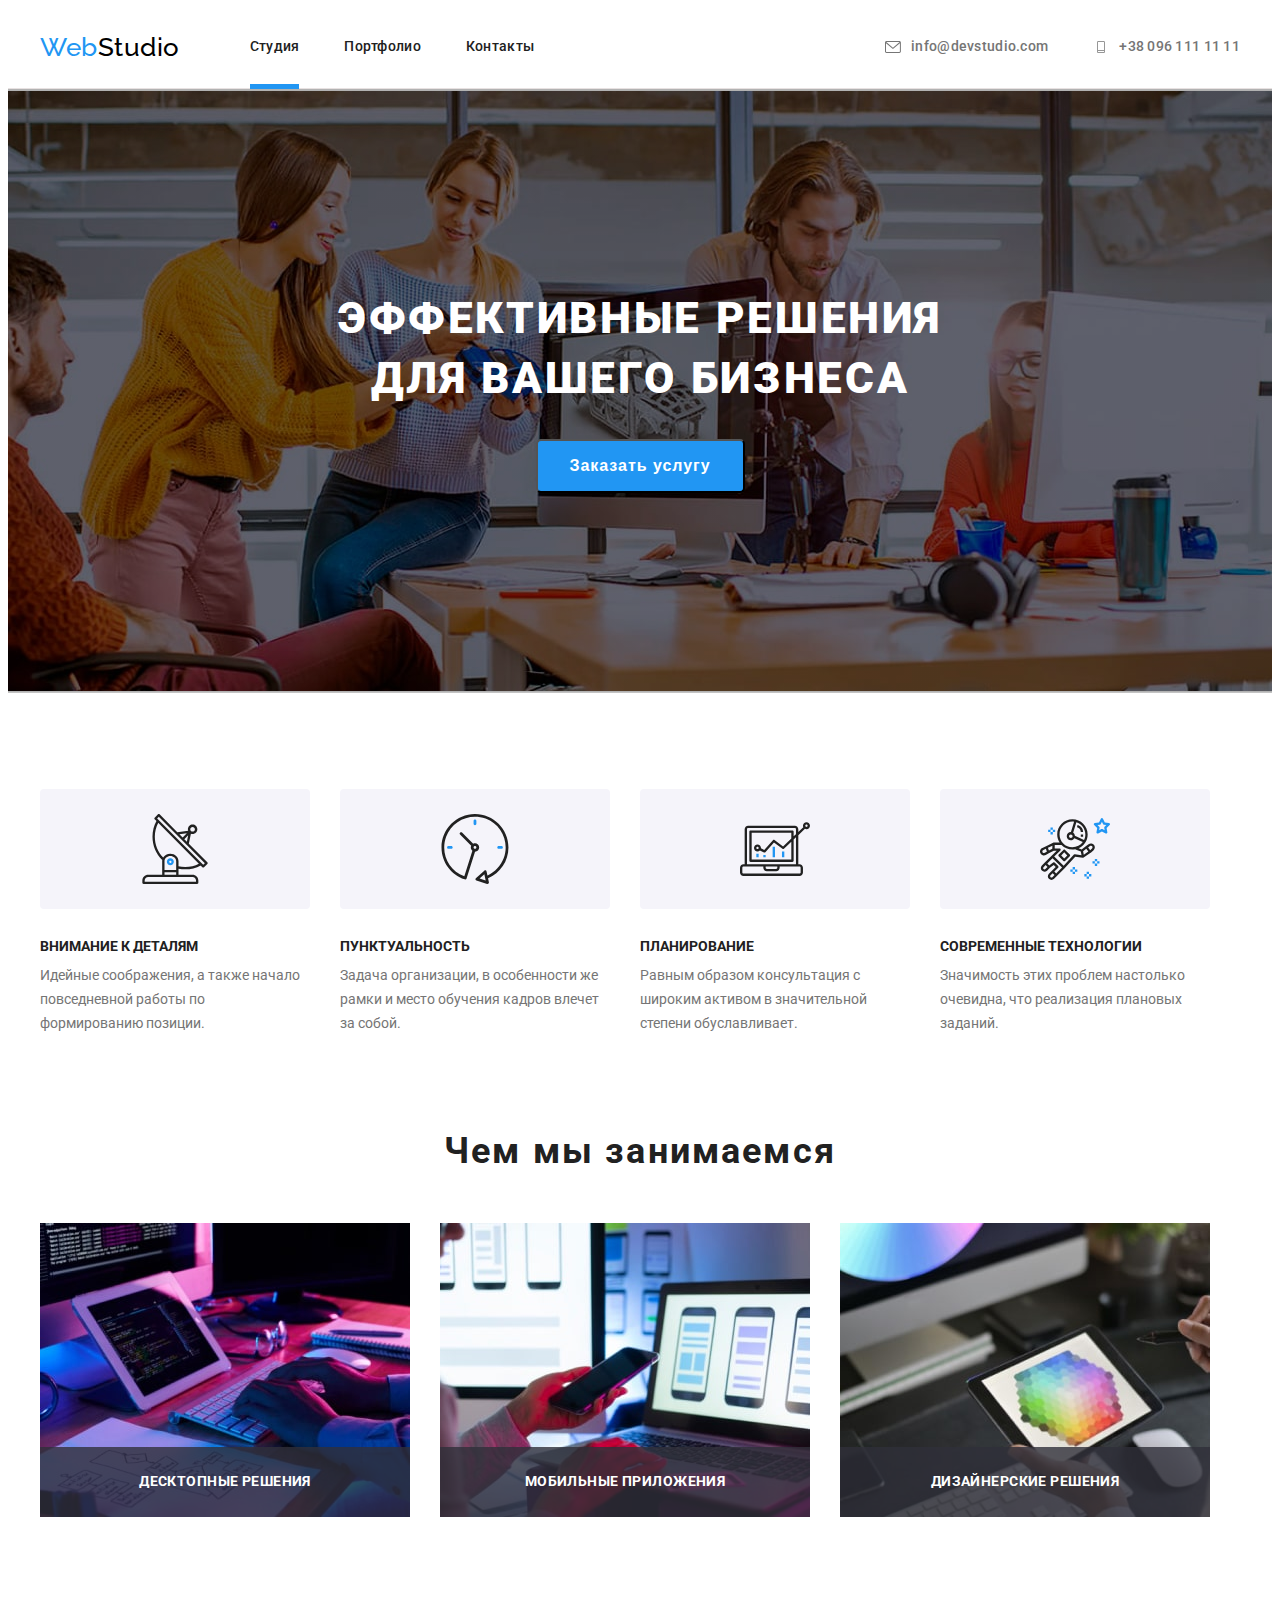
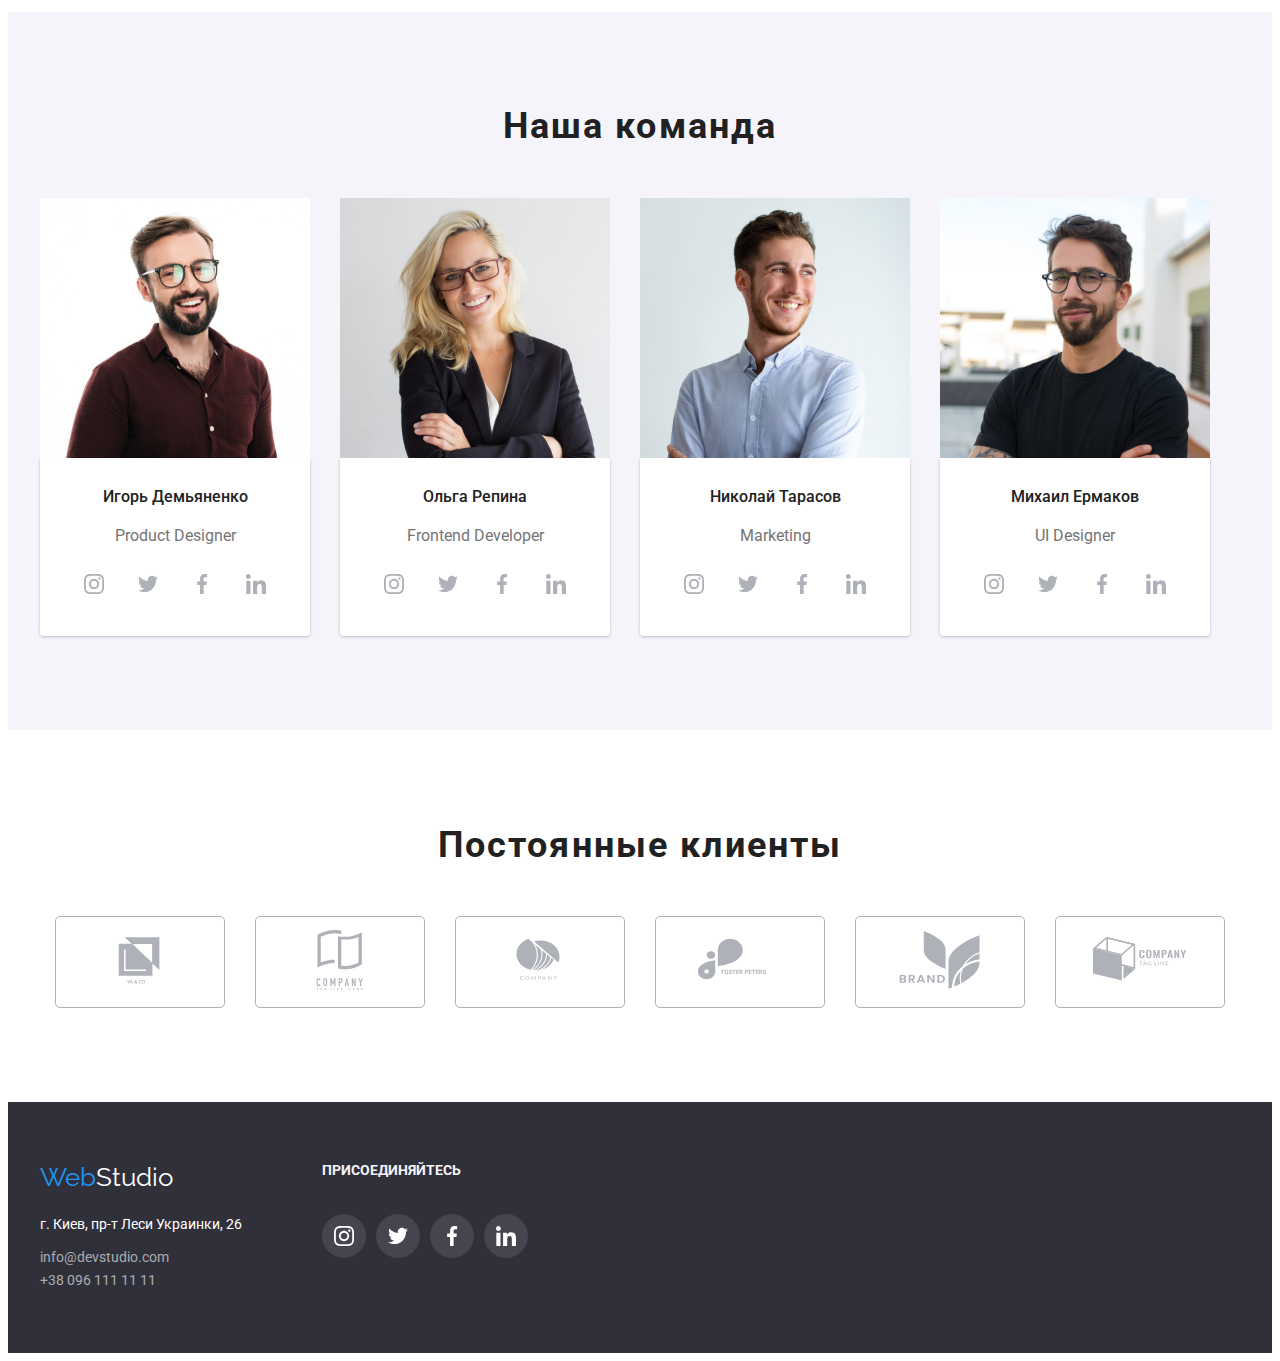
<file: index.html>
<!DOCTYPE html>
<html lang="ru">
<head>
    <meta charset="UTF-8">
    <meta http-equiv="X-UA-Compatible" content="IE=edge">
    <meta name="viewport" content="width=device-width, initial-scale=1.0">
    <title>Document</title>
    <link rel="preconnect" href="https://fonts.googleapis.com">
<link rel="preconnect" href="https://fonts.gstatic.com" crossorigin>
<link href="https://fonts.googleapis.com/css2?family=Raleway:wght@700&family=Roboto:wght@400;500;700;900&display=swap" rel="stylesheet">
<link rel="stylesheet" href="https://cdnjs.cloudflare.com/ajax/libs/modern-normalize/1.1.0/modern-normalize.min.css" integrity="sha512-wpPYUAdjBVSE4KJnH1VR1HeZfpl1ub8YT/NKx4PuQ5NmX2tKuGu6U/JRp5y+Y8XG2tV+wKQpNHVUX03MfMFn9Q==" crossorigin="anonymous" referrerpolicy="no-referrer" />
    <link rel="stylesheet" href="./css/main.css">
</head>
<body>
    <!--Шапка-->
    <header class="header">
       <div class="container headernav">
           <div class="site-navitems">
            <a href="" class="logo site-nav link"> <span class="span-logo">Web</span>Studio</a>
           </div>
          
            <nav class="navigation site-nav">
               <ul class="site-nav list">
                    <li class="site-navitems link underline"> <a href="./index.html" class="current-page linkheader link">Студия</a></li>
                    <li class="site-navitems link underline" >  <a href= "./portfolio.html" class=" linkheader link">Портфолио</a></li>
                    <li class="site-navitems link underline"> <a href="" class=" linkheader  link">Контакты</a></li>
               </ul>
            </nav>    
              <div class="contact site-nav">
                  <ul class="contact-nav list">
                      <li class="site-navitems tel"> 
                       
                          <a  href="mailto:info@devstudio.com" class="linkheader link">
                            <svg class="mail-icon" width="16" height="12"> 
                                <use href="./images/sprite.svg#envelope"></use>
                            </svg>
                              info@devstudio.com</a></li>
                      <li class="site-navitems tel">
                        
                           <a href="tel:+38096111111" class="linkheader link">
                            <svg class="phone-icon" width="16" height="12"> 
                                <use href="./images/sprite.svg#Vectorphone "></use>
                            </svg>
                               +38 096 111 11 11</a></li>
                  </ul>
               </div>
       </div>
      
    </header>
    <main>
        <!-- Секция заговолок-->
           <section class="section">
               <h1 class="main-title">Эффективные решения <br> для вашего бизнеса</h1>
               <button type="button" class="button"data-modal-open> Заказать услугу</button>
               <div class="backdrop is-hidden"data-modal>
                   <div class="modal">
                       <button type="button" class="btn-modal-close"data-modal-close>
                        <div>
                            <svg class="description-icon" width="30" height="30"> 
                                <use href="./images/sprite.svg#close-black"></use>
                            </svg>
                         </div>
                       </button>
                       <p>Lorem ipsum dolor sit amet consectetur, adipisicing elit. Qui aut temporibus
                            accusantium vitae cumque aliquid aspernatur
                            aperiam pariatur deserunt accusamus ad quod in nostrum saepe officiis 
                            exercitationem, magni et alias?</p>

                   </div>
               </div>
           </section>

              <!-- Секция-описание -->
         <section class="servies"> 
             <div class="container">
                <h2 class="visually-hidden"> Услуги бизнеса</h2>
                <ul class="title-second list">
                   <li class="servies-li">
                     <div class="icon-image" width="270" height="120">
                        <svg class="description-icon" width="70" height="70"> 
                            <use href="./images/sprite.svg#antenna"></use>
                        </svg>
                     </div>
                     <h3 class="second-title">Внимание к деталям</h3>
                        <p class="section-description" > Идейные соображения, а также начало повседневной работы по формированию позиции.</p>
                   </li>
                     <li class="servies-li" >
                        <div class="icon-image" width="270" height="120">
                            <svg class="description-icon" width="70" height="70"> 
                                <use href="./images/sprite.svg#clock"></use>
                            </svg>
                         </div>
                     <h3 class="second-title">Пунктуальность</h3> 
                     <p class="section-description" > Задача организации, в особенности же рамки и место обучения кадров влечет за собой. </p>
                      </li>
                    <li class="servies-li" >
                        <div class="icon-image" width="270" height="120">
                            <svg class="description-icon" width="70" height="70"> 
                                <use href="./images/sprite.svg#diagram"></use>
                            </svg>
                         </div>
                    <h3 class="second-title">Планирование</h3>
                    <p class="section-description">Равным образом консультация с широким активом в значительной степени обуславливает.</p>
                 </li>
                <li class="servies-li" >
                    <div class="icon-image" width="270" height="120">
                        <svg class="description-icon" width="70" height="70"> 
                            <use href="./images/sprite.svg#astronaut"> </use>
                        </svg>
                     </div>
                    <h3 class="second-title" >Современные технологии</h3>
                    <p class="section-description" >Значимость этих проблем настолько очевидна, что реализация плановых заданий.</p>
                 </li>
                </ul>
             </div>
                
         </section>
           
          
       <!--Секция описание услуг-->
       <section class="imgsection">
           <div class=" container ">
            <h2 class=" section-title img" >Чем мы занимаемся</h2>
            <ul class=" imgtitle list">
                <li class="itemsimg"> <img src="./images/image1.jpg" alt="печатает на компе" width="370" height="294">
                <div class="overley-text">
                    <p>Десктопные решения</p>
                </div>
            </li>
                <li class="itemsimg" > <img src="./images/image2.jpg" alt="ввод даных" width="370" height="294">
                    <div class="overley-text">
                        <p>Мобильные приложения</p>
                    </div>
            </li>
                <li class="itemsimg" ><img src="./images/image3.jpg" alt="просмотр страниц" width="370" height="294">
                    <div class="overley-text">
                        <p>Дизайнерские решения</p>
                    </div>
            </li>
            </ul>
           </div>  
       </section>
       <!--Команда-->
       <section class="teamsection">
           <div class="container">
            <h2 class="section-title team">Наша команда</h2>
            <ul class=" teamtitle list">
                <li class="itemsimg image" > 
                    <img src="./images/img1.jpg" alt="Игорь" width="270" height="260">
                    <div class="comanda">
                        <h3 class="second-title name">Игорь Демьяненко</h3>
                         <p class="page-name">Product Designer </p>
                         <ul class="icon-contacts">
                            <li class="icon-team"width="206" height="44">
                                <a href="" class="icon-team-link">
                                <svg class="iconteam" width="20" height="20">
                                 <use href="./images/sprite.svg#instagram"></use>
                             </svg></a>
                         </li>
                             <li class="icon-team"width="206" height="44">
                                <a href="" class="icon-team-link">
                                <svg class="iconteam" width="20" height="20">
                                 <use href="./images/sprite.svg#twitter"></use>
                             </svg></a>
                            </li>
 
                            <li class="icon-team"width="206" height="44">
                             <a href="" class="icon-team-link">
                             <svg class="iconteam" width="20" height="20">
                                 <use href="./images/sprite.svg#facebook"></use>
                             </svg></a>
                         </li> 
 
                         <li class="icon-team"width="206" height="44">
                             <a href="" class="icon-team-link">
                             <svg class="iconteam" width="20" height="20">
                                 <use href="./images/sprite.svg#linkedin"></use>
                             </svg></a>
                         </li>
                         </ul>
                        </div>
                    
                      </li>
                       <li class="itemsimg image">
                        <img src="./images/img2.jpg" alt="Ольга" width="270" height="260">
                        <div class="comanda"> 
                        <h3 class="second-title name">Ольга Репина</h3>
                      <p class="page-name" >Frontend Developer</p>
                      <ul class="icon-contacts">
                        <li class="icon-team"width="206" height="44">
                            <a href="" class="icon-team-link">
                            <svg class="iconteam" width="20" height="20">
                             <use href="./images/sprite.svg#instagram"></use>
                         </svg></a>
                     </li>
                   <li class="icon-team"width="206" height="44">
                            <a href="" class="icon-team-link">
                            <svg class="iconteam" width="20" height="20">
                             <use href="./images/sprite.svg#twitter"></use>
                         </svg></a>
                        </li>

                        <li class="icon-team"width="206" height="44">
                         <a href="" class="icon-team-link">
                         <svg class="iconteam" width="20" height="20">
                             <use href="./images/sprite.svg#facebook"></use>
                         </svg></a>
                     </li> 

                     <li class="icon-team"width="206" height="44">
                         <a href="" class="icon-team-link">
                         <svg class="iconteam" width="20" height="20">
                             <use href="./images/sprite.svg#linkedin"></use>
                         </svg></a>
                     </li>
                     </ul>
                     </div>
                     
                </li>
                <li class="itemsimg image">
                    <img src="./images/img3.jpg" alt="Николай" width="270" height="260">
                    <div class="comanda" >
                        <h3 class="second-title name">Николай Тарасов</h3>
                        <p class="page-name" >Marketing</p>
                        <ul class="icon-contacts">
                            <li class="icon-team"width="206" height="44">
                                <a href="" class="icon-team-link">
                                <svg class="iconteam" width="20" height="20">
                                 <use href="./images/sprite.svg#instagram"></use>
                             </svg>
                            </a>
                         </li>
                       <li class="icon-team"width="206" height="44">
                                <a href="" class="icon-team-link">
                                <svg class="iconteam" width="20" height="20">
                                 <use href="./images/sprite.svg#twitter"></use>
                             </svg>
                            </a>
                            </li>
 
                            <li class="icon-team"width="206" height="44">
                             <a href="" class="icon-team-link">
                             <svg class="iconteam" width="20" height="20">
                                 <use href="./images/sprite.svg#facebook"></use>
                             </svg></a>
                         </li> 
 
                         <li class="icon-team"width="206" height="44">
                             <a href="" class="icon-team-link">
                             <svg class="iconteam" width="20" height="20">
                                 <use href="./images/sprite.svg#linkedin"></use>
                             </svg></a>
                         </li>
                         </ul>

                    </div>
                      
                 </li>
                <li class="itemsimg image" >
                    <img src="./images/img4.jpg" alt="Михаил" width="270" height="260">
                    <div class="comanda" >
                        <h3 class="second-title name" >Михаил Ермаков</h3>
                       <p class="page-name">UI Designer</p>

                       <ul class="icon-contacts">
                           <li class="icon-team"width="206" height="44">
                               <a href="" class="icon-team-link">
                               <svg class="iconteam" width="20" height="20">
                                <use href="./images/sprite.svg#instagram"></use>
                               </svg></a>
                            </li>
                           <li class="icon-team" width="206" height="44">
                               <a href="" class="icon-team-link">
                               <svg class="iconteam" width="20" height="20">
                                <use href="./images/sprite.svg#twitter"></use>
                               </svg></a>
                           </li>

                           <li class="icon-team"width="206" height="44">
                                <a href="" class="icon-team-link">
                               <svg class="iconteam" width="20" height="20">
                                <use href="./images/sprite.svg#facebook"></use>
                               </svg></a>
                        </li> 

                        <li class="icon-team"width="206" height="44">
                            <a href="" class="icon-team-link">
                            <svg class="iconteam" width="20" height="20">
                                <use href="./images/sprite.svg#linkedin"></use>
                            </svg></a>
                        </li>
                        </ul>
                   </div>
                    </div>    
                  </li>
            </ul>
        </div>
       </section>
 
       <section class="clients">
           <div class="container">
            <h2 class="section-title team titleclient">Поcтоянные клиенты</h2>
            <ul class="client-section">
                <li class="client-list">
                 <button class="client-icon-button"></a>
                  <svg class="client-icon" width="106" height="60"> 
                  <use href="./images/sprite.svg#Logo-YACO"> </use>
                  </svg>
                </li>
                <li class="client-list" >
                 <button class="client-icon-button">
                  <svg class="client-icon" width="106" height="60"> 
                  <use href="./images/sprite.svg#groupcompanytagline"> </use>
                  </svg>
                </li>
 
                <li class="client-list">
                  <button class="client-icon-button">
                  <svg class="client-icon" width="106" height="60"> 
                  <use href="./images/sprite.svg#Logocomp"> </use>
                  </svg>
                </li>
 
                <li class="client-list" >
                 <button class="client-icon-button">
                  <svg class="client-icon" width="106" height="60"> 
                  <use href="./images/sprite.svg#Logofoster"> </use>
                  </svg>
                </li>
 
                <li class="client-list" >
                 <button class="client-icon-button">
                  <svg class="client-icon" width="106" height="60"> 
                  <use href="./images/sprite.svg#groupbrand"> </use>
                  </svg>
                </li>
 
                <li class="client-list" >
                 <button class="client-icon-button">
                  <svg class="client-icon" width="106" height="60"> 
                  <use href="./images/sprite.svg#Logocompany"> </use>
                  </svg>
                </li>
                
            </ul>
           </div>
       </section>
    </main>

    <!-- Подвал-->
    <footer class=" footer">
        <div class="container">
          <div class="footerlistlogo">
              <div class="logolistfooter">
                <a href=""class="logo"> <span class="span-logo">Web</span>Studio</a>
                <address class=" adress footer-list">
                   <a href="https://goo.gl/maps/pzxFoQpz3jLBa3jg6" target="_blank" rel="noopener norefferrer" class="address">г. Киев, пр-т Леси Украинки, 26</a>
                  </address>
                 <div class="footer-list">
                <ul class="contact-navfooter list" >
                  <li> <a href="mailto:info@devstudio.com"class="tellfooter link">info@devstudio.com</a></li>
                  <li > <a href="tel:+38096111111"class=" tellfooter link">+38 096 111 11 11</a></li>
                   </ul> 
           </div>
              </div>       
              <div class="iconfooter">
                <h2 class="title-footer">Присоединяйтесь</h2>
                <ul class="icon-contacts">
                    <li class="icon-teamfooter"width="206" height="44">
                        <a href="" class="icon-teamfooter-link">
                        <svg class="iconteam" width="20" height="20">
                         <use href="./images/sprite.svg#instagram"></use>
                        </svg></a>
                     </li>
                    <li class="icon-teamfooter" width="206" height="44">
                        <a href="" class="icon-teamfooter-link">
                        <svg class="iconteam" width="20" height="20">
                         <use href="./images/sprite.svg#twitter"></use>
                        </svg></a>
                    </li>
    
                    <li class="icon-teamfooter"width="206" height="44">
                         <a href="" class="icon-teamfooter-link">
                        <svg class="iconteam" width="20" height="20">
                         <use href="./images/sprite.svg#facebook"></use>
                        </svg></a>
                 </li> 
    
                 <li class="icon-teamfooter"width="206" height="44">
                     <a href="" class="icon-teamfooter-link">
                     <svg class="iconteam" width="20" height="20">
                         <use href="./images/sprite.svg#linkedin"></use>
                     </svg></a>
                 </li>
                 </ul>
           </div>
        </div>
       
    </footer>
  <script src="./js/modal.js"></script>
</body>

</html>
</file>
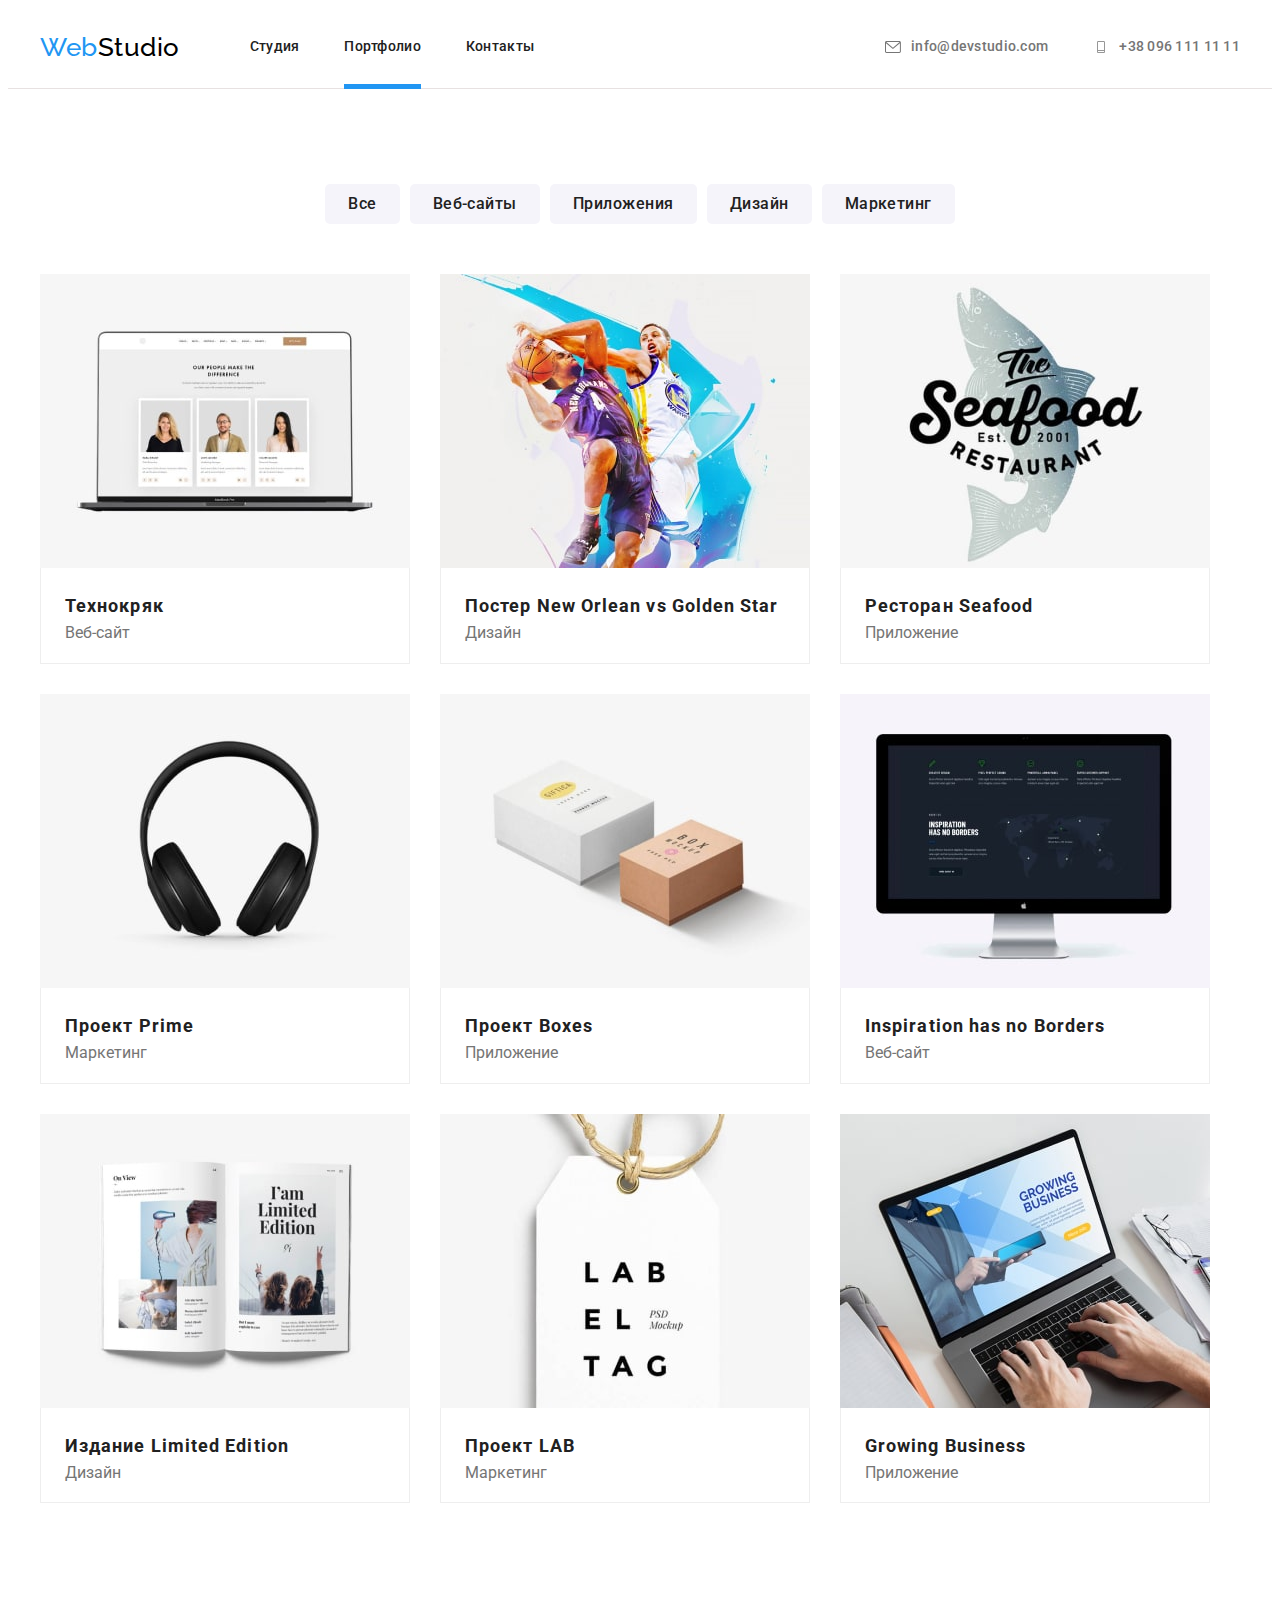
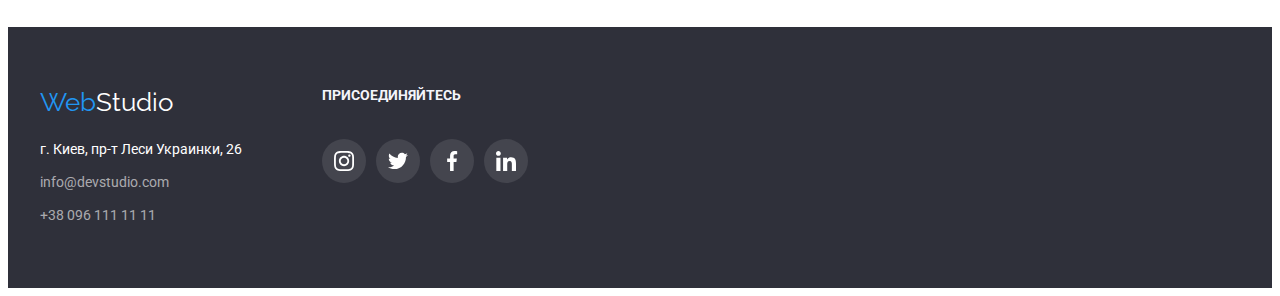
<file: portfolio.html>
<!DOCTYPE html>
<html lang="ru">
<head>
    <meta charset="UTF-8">
    <meta http-equiv="X-UA-Compatible" content="IE=edge">
    <meta name="viewport" content="width=device-width, initial-scale=1.0">
    <title>Document</title>
    <link rel="stylesheet" href="https://cdnjs.cloudflare.com/ajax/libs/modern-normalize/1.1.0/modern-normalize.min.css" integrity="sha512-wpPYUAdjBVSE4KJnH1VR1HeZfpl1ub8YT/NKx4PuQ5NmX2tKuGu6U/JRp5y+Y8XG2tV+wKQpNHVUX03MfMFn9Q==" crossorigin="anonymous" referrerpolicy="no-referrer" />
    <link rel="preconnect" href="https://fonts.googleapis.com">
<link rel="preconnect" href="https://fonts.gstatic.com" crossorigin>
<link href="https://fonts.googleapis.com/css2?family=Raleway:wght@700&family=Roboto:wght@400;500;700;900&display=swap" rel="stylesheet">
    <link rel="stylesheet" href="./css/main.css">
</head>
<body>
    <!--Шапка-->
    <header class="header">
        <div class="container headernav">
            <div class="site-navitems">
             <a href="" class="logo site-nav link"> <span class="span-logo">Web</span>Studio</a>
            </div>
           
             <nav class="navigation site-nav">
                <ul class="site-nav list">
                     <li class="site-navitems link underline"> <a href="./index.html" class="linkheader link">Студия</a></li>
                     <li class="site-navitems link underline" >  <a href= "./portfolio.html" class="current-page linkheader link">Портфолио</a></li>
                     <li class="site-navitems link underline"> <a href="" class="linkheader  link">Контакты</a></li>
                </ul>
             </nav>    
               <div class="contact site-nav">
                   <ul class="contact-nav list">
                       <li class="site-navitems tel"> 
                        
                           <a  href="mailto:info@devstudio.com" class="linkheader link">
                             <svg class="mail-icon" width="16" height="12"> 
                                 <use href="./images/sprite.svg#envelope"></use>
                             </svg>
                               info@devstudio.com</a></li>
                       <li class="site-navitems tel">
                         
                            <a href="tel:+38096111111" class="linkheader link">
                             <svg class="phone-icon" width="16" height="12"> 
                                 <use href="./images/sprite.svg#Vectorphone "></use>
                             </svg>
                                +38 096 111 11 11</a></li>
                   </ul>
                </div>
        </div>
       
     </header>
    <!--Портфолио-->
    <main>
        <section class="portfolio-section">
           <div class="container">
            <h1 class="visually-hidden">Портфолио</h1>
            <ul class="button-list list">
                <li class="btnli">
                    <button type="button" class="btnlist">Все</button>
                </li>
                <li class="btnli">
                    <button type="button" class="btnlist">Веб-сайты</button>
                </li>
                <li class="btnli" >
                    <button type="button" class="btnlist" >Приложения</button>
                </li>
                <li class="btnli" >
                    <button type="button" class="btnlist">Дизайн</button>
                </li>
                <li class="btnli" >
                    <button type="button" class="btnlist">Маркетинг</button>
                </li>
            </ul>
           </div>
          <div class="container">
            <ul class="portfolio-list list">
                <li class="card portfolioli">
                    <div class="portcard">
                        <a href="" class="porfoliolink"></a>
                        <img class="pictureport"src="./portfolimg/imgmin1.jpg" alt="портфолио" width="370" height="294">
                        <div class="text-information">
                            <p>Технокряк это современная площадка распространения коронавируса.
                                 Компании используют эту платформу для цифрового шпионажа и атак
                                  на защищённые сервера конкурентов.</p>
                        </div>
                    </div>
                     
                    <div class="cardli">
                        <h2  class="section-title">Технокряк</h2>
                        <p class="page-name cards">Веб-сайт</p>
                    </div>
                    
                </li>
                <li class="card portfolioli">
                    <div class="portcard">
                        <a href="" class="porfoliolink"></a>
                        <img class="pictureport"src="./portfolimg/imgmin2.jpg" alt="баскетболисты" width="370" height="294"  >
                        <div class="text-information">
                            <p>Технокряк это современная площадка распространения коронавируса.
                                 Компании используют эту платформу для цифрового шпионажа и атак
                                  на защищённые сервера конкурентов.</p>
                        </div>
                    </div>
                  
                    <div class="cardli">
                        <h2 class="section-title" >Постер New Orlean vs Golden Star</h2>
                        <p class="page-name cards">Дизайн</p>
                    </div>
                   
                </li>
                <li class="card portfolioli" >
                    <div class="portcard" >
                        <a href="" class="porfoliolink"></a>
                        <img class="pictureport"src="./portfolimg/imgmin3.jpg" alt="морская еда" width="370" height="294">
                        <div class="text-information">
                            <p>Технокряк это современная площадка распространения коронавируса.
                                 Компании используют эту платформу для цифрового шпионажа и атак
                                  на защищённые сервера конкурентов.</p>
                        </div>
                    </div>
                   
                    <div class="cardli">
                        <h2  class="section-title">Ресторан Seafood</h2>
                        <p class="page-name cards" >Приложение</p>
                    </div>
                   
                </li>
                <li class="card portfolioli">
                    <div class="portcard" >
                        <a href="" class="porfoliolink"></a>
                        <img class="pictureport" src="./portfolimg/imgmin4.jpg" alt="наушники" width="370" height="294">
                        <div class="text-information">
                            <p>Технокряк это современная площадка распространения коронавируса.
                                 Компании используют эту платформу для цифрового шпионажа и атак
                                  на защищённые сервера конкурентов.</p>
                        </div>
                    </div>
                   
                    <div class="cardli">
                        <h2 class="section-title" >Проект Prime</h2>
                        <p class="page-name cards " >Маркетинг</p>
                    </div>
                    
                </li>
                <li class="card portfolioli" >
                    <div class="portcard" >
                        <a href="" class="porfoliolink"></a>
                        <img class="pictureport" src="./portfolimg/imgmin5.jpg" alt="коробки" width="370" height="294">
                        <div class="text-information">
                            <p>Технокряк это современная площадка распространения коронавируса.
                                 Компании используют эту платформу для цифрового шпионажа и атак
                                  на защищённые сервера конкурентов.</p>
                        </div>
                    </div>
                    
                    <div class="cardli" >
                        <h2 class="section-title" >Проект Boxes</h2>
                        <p class="page-name cards ">Приложение</p>
                    </div>
                    
                </li>
                <li class="card portfolioli" >
                    <div class="portcard" >
                        <a href="" class="porfoliolink"></a>
                        <img class="pictureport" src="./portfolimg/imgmin6.jpg" alt="компютер" width="370" height="294">
                        <div class="text-information">
                            <p>Технокряк это современная площадка распространения коронавируса.
                                 Компании используют эту платформу для цифрового шпионажа и атак
                                  на защищённые сервера конкурентов.</p>
                        </div>
                    </div>
                   
                    <div class="cardli">
                        <h2 class="section-title">Inspiration has no Borders</h2>
                        <p class="page-name cards" >Веб-сайт</p>
                    </div>
                    
                </li>
                <li class="card portfolioli" >
                    <div class="portcard" >
                        <a href="" class="porfoliolink"></a>  
                        <img class="pictureport" src="./portfolimg/imgmin7.jpg" alt="книга" width="370" height="294">
                        <div class="text-information">
                            <p>Технокряк это современная площадка распространения коронавируса.
                                 Компании используют эту платформу для цифрового шпионажа и атак
                                  на защищённые сервера конкурентов.</p>
                        </div>
                    </div>
                    
                    <div class="cardli">
                        <h2 class="section-title" >Издание Limited Edition</h2>
                        <p class="page-name cards">Дизайн</p>
                    </div>
                    
                </li>
                <li class="card portfolioli" >
                    <div class="portcard" >
                        <a href="" class="porfoliolink"></a>
                        <img class="pictureport" src="./portfolimg/imgmin8.jpg" alt="лейбел" width="370" height="294">
                        <div class="text-information">
                            <p>Технокряк это современная площадка распространения коронавируса.
                                 Компании используют эту платформу для цифрового шпионажа и атак
                                  на защищённые сервера конкурентов.</p>
                        </div>
                    </div>
                    
                    <div class="cardli" >
                        <h2 class="section-title" >Проект LAB</h2>
                        <p class="page-name cards" >Маркетинг</p>
                    </div>
                   
                </li>
                <li class="card portfolioli">
                    <div class="portcard">
                        <a href="" class="porfoliolink"></a>
                        <img class="pictureport" src="./portfolimg/imgmin9.jpg" alt="печатает на компе" width="370" height="294">
                        <div class="text-information">
                            <p>Технокряк это современная площадка распространения коронавируса.
                                 Компании используют эту платформу для цифрового шпионажа и атак
                                  на защищённые сервера конкурентов.</p>
                        </div>
                    </div>
                    
                    <div class="cardli" >
                        <h2 class="section-title" >Growing Business</h2>
                        <p class="page-name cards " >Приложение</p>
                    </div>
                  
                </li>
            </ul>  

          </div>
           
        </section>
    </main>
    <!-- Подвал-->
    <footer class=" footer">
        <div class="container">
          <div class="footerlistlogo">
              <div class="logolistfooter">
                <a href=""class="logo"> <span class="span-logo">Web</span>Studio</a>
                <address class=" adress footer-list">
                   <a href="https://goo.gl/maps/pzxFoQpz3jLBa3jg6" target="_blank" rel="noopener norefferrer" class="address">г. Киев, пр-т Леси Украинки, 26</a>
                  </address>
                 <div class="footer-list">
                <ul class="contact-navfooter list" >
                  <li class="telmailli"> <a href="mailto:info@devstudio.com"class="link">info@devstudio.com</a></li>
                  <li> <a href="tel:+38096111111"class="link">+38 096 111 11 11</a></li>
                   </ul> 
           </div>
              </div>       
              <div class="iconfooter">
                <h2 class="title-footer">Присоединяйтесь</h2>
                <ul class="icon-contacts">
                    <li class="icon-teamfooter"width="206" height="44">
                        <a href="" class="icon-teamfooter-link">
                        <svg class="iconteam" width="20" height="20">
                         <use href="./images/sprite.svg#instagram"></use>
                        </svg></a>
                     </li>
                    <li class="icon-teamfooter" width="206" height="44">
                        <a href="" class="icon-teamfooter-link">
                        <svg class="iconteam" width="20" height="20">
                         <use href="./images/sprite.svg#twitter"></use>
                        </svg></a>
                    </li>
    
                    <li class="icon-teamfooter"width="206" height="44">
                         <a href="" class="icon-teamfooter-link">
                        <svg class="iconteam" width="20" height="20">
                         <use href="./images/sprite.svg#facebook"></use>
                        </svg></a>
                 </li> 
    
                 <li class="icon-teamfooter"width="206" height="44">
                     <a href="" class="icon-teamfooter-link">
                     <svg class="iconteam" width="20" height="20">
                         <use href="./images/sprite.svg#linkedin"></use>
                     </svg></a>
                 </li>
                 </ul>
           </div>
        </div>
       
    </footer>
    
</body>
</file>
<file: css/main.css>
:root{
    --title-white-color :#FFFFFF;
    --title-black-color:#212121;
    --link-blue-color: #2196F3;
    --logo-black-color:#000000;
    --text-gray-color:#757575;
    
    }
    body{
    background-color:var(--title-white-color);
    color: var(--text-gray-color);
    font-family: Roboto, sans-serif;
    }
    h1,h2,h3,p{
        margin: 0;
        padding: 0;
    }
    ul{
        margin: 0;
        padding: 0;
    }
    img{
        display: block;
    }
    
     /*  HEADER/
     /*NAV*/
     .container {
         width: 1200px;
         padding-left: 15px;
         padding-right: 15px;
         margin-left: auto;
         margin-right: auto;
         
     }
     .header{
        padding-top: 24px;
        padding-bottom: 25px;
        border-bottom:1px solid #e7e1e1;
        
     }
     .headernav{
         display: flex;
         align-items: center;
         
     }
     .header .logo{
         color:var(--logo-black-color);
         font-family: Raleway;
         font-size: 26px;
         line-height: 1.19;
         text-decoration: none;
         
     }
     .span-logo{
         color:var(--link-blue-color) ;
     }
     .logo:hover{
         color: var(--link-blue-color);
         transition: color 250ms cubic-bezier(0.4, 0, 0.2, 1);
     }
     .header .span-logo:hover{
         color: var(--logo-black-color);
         transition: color 250ms cubic-bezier(0.4, 0, 0.2, 1);
     }
     .logo{ 
        display:inline-block;

    }
     .list{
         list-style: none;
     }
     .link{
         text-decoration: none;
     }
      .current-page{
         text-decoration: none;
         position: relative;
         color: var(--link-blue-color);
     }
   
      .current-page::after{
        display:inline-block;
        position: absolute;
        top: 45px;
        left: 0; /*изменить на right:0;, чтобы изменить направление подчёркивания */
        width:100%;/*задаём длинну линии до наведения курсора*/
       height: 5px; /*задаём ширину линии*/
        background-color: var(--link-blue-color); /*задаём цвет линии*/
        content: "";
        
        
    }
     

     .site-nav {
         display: flex;
         font-weight: 500;
         font-size: 14px;
         line-height: 1.14;
         letter-spacing: 0.02em;
         text-decoration: none;
        }
     
       .navigation{
           margin-left: 70px;
       }
     .site-nav .link{
         color: var(--title-black-color);
         display: flex;
         transition: color 250ms cubic-bezier(0.4, 0, 0.2, 1);
     }
     .site-nav :not(:last-child){
         margin-right: 45px;
        }
     .contact-nav ,
     .site-nav {
        display: flex;
     
       
    } 
    
    .contact{
        margin-left: auto;
    }
    
     .contact-nav .link{
        color:#757575;
        font-style: 400;
        font-weight: 500;
        font-size: 14px;
        line-height: 1.14;
        transition: color 250ms cubic-bezier(0.4, 0, 0.2, 1);
     }
   
     .site-nav .link:hover,
     .site-nav .link:focus{
         color:var(--link-blue-color);
        
     }
     .contact-nav .link:hover,
     .contact-nav .link:focus{
        color:var(--link-blue-color);
       
    }
    .mail-icon, .phone-icon{
        display: flex;
    }
    .mail-icon,
    .phone-icon{
        display: flex;
        fill: currentColor;
        margin-right: 10px;
    }
    .link, .mail-icon, .phone-icon{
        display: flex;
        align-items: center;
    }

    /* SECTION-MAIN*/
    
    .section{
        background-color: #2f303a;
        margin-top: 0;
        margin-bottom: 0;
        text-align: center;
        padding-top: 200px;
        padding-bottom: 200px;
        max-width: 1600px;
        margin-right: auto;
        margin-left: auto;
        background:linear-gradient(to right,rgb(0,0,0,0.3),rgb(0,0,0,0.3)), url("../images/imghero.jpg");
        
        background-position: center;
        background-repeat: no-repeat;
        
    }
    .visually-hidden{
        width: 1px;
        height: 1px;
        overflow: hidden;
        padding: 0;

    }
    .section .main-title{
        color: var(--title-white-color) ;
        font-weight: 900;
        font-size: 44px;
        line-height: 1.36;
        letter-spacing: 0.06em;
        text-transform: uppercase;
        margin-top: 0;
    }
    .section .button{
        color: var(--title-white-color) ;
        background-color: var(--link-blue-color);
        font-weight: 700;
        font-size: 16px;
        margin-top: 30px;
        line-height: 1.87;
        letter-spacing: 0.06em;
        border-radius: 5px;
        padding: 10px 32px;
       
    }
    /*.section .button:hover,
    .section .button:focus{
        color: var(--title-black-color) ;
        background-color: var(--title-white-color);
    }*/
   .backdrop{
        position: fixed;
        opacity: 1;
        z-index: 2;

        top: 0;
        left: 0;
        height: 100wh;
        width: 100vw;
        background-color:rgba(0, 0, 0, 0.4);
        transform-origin: top;
        transform: translatey(0);
        transition: opacity 250ms cubic-bezier(0.4, 0, 0.2, 1), transform 250ms cubic-bezier(0.4, 0, 0.2, 1);

    }

    .backdrop.is-hidden{
        opacity: 0;
        transform: scaley(0);
        transform: translateY(-100%);
        pointer-events: none;
        visibility:hidden;
       transition:transform 250ms cubic-bezier(0.4, 0, 0.2, 1);
    }
    .modal{
        position:absolute;
         top: 50%;
        left: 50%;
        transform: translate(-50%, 50%);
        z-index: 3;
        width: 528px;
        min-height: 581px;


        background:#FFFFFF;
        box-shadow: 0px 1px 3px rgba(0, 0, 0, 0.12),
        0px 1px 3px rgba(0, 0, 0, 0.14), 
        0px 1px 3px rgba(0, 0, 0, 0.2);

        border-radius: 4px;
         padding-top: 50px;
         padding: 30px;
         text-align: center;
         transition:transform 250ms cubic-bezier(0.4, 0, 0.2, 1);

    }
    .btn-modal-close{
          position: absolute;
          top: 8px;
          right: 8px;
          display: flex;
          padding: 0;
          margin: 0;
          background-color:#FFFFFF;
          border: 1px solid rgb(0,0,0,0.1);
          border-radius: 50%;
          align-items: center;
          justify-content: center;

       }

    .title-second{
        display: flex;
    }
    .icon-image{      
        width: 270px;
        height: 120px;
        margin-bottom: 30px;
        background: #F5F4FA;
        border-radius: 4px;
        display:inline-flex;
        justify-content:center;
        align-items:center;
      }
    .servies{
        padding-top: 95px;
    }
    .servies-li{
        width: 270px;
        
    }
    
    .servies-li:not(:last-child){
        margin-right: 30px;
        
    }
   
    .section-title{
        color: var(--title-black-color);
        font-weight: 700;
        font-size: 18px;
        line-height: 2.00;
        letter-spacing: 0.06em;
    
    }
    .imgsection{
        padding-top: 95px;
        padding-bottom: 95px;
    }
    .second-title{
        color: var(--title-black-color);
        font-weight: 700;
        font-size: 14px;
        line-height: 1.14;
        text-transform: uppercase;
        margin-bottom: 10px;
        
    }
    .name{
        padding-bottom: 10px;
        text-align: center;
    }
    .page-name{
        text-align: center;
        font-size: 16px;
        line-height: 1.18;
    }
    .section-description{
        font-weight: 400;
        font-size: 14px;
        line-height: 1.71;
    }
    .list{
        display: flex;
    }
    .itemsimg:not(:last-child){
       margin-right: 30px;
    }
    .itemsimg {  
        position:relative;
    }
    .itemsimg .overley-text{
    position:absolute;
    bottom:0;
    width:100%;
     
    color:#FFFFFF;
         
    padding-top:27px;
    padding-bottom: 27px;
    background-color:rgba(47, 48, 58, 0.8);
    text-transform: uppercase;
    text-align: center;
    letter-spacing: 0.03em;
    line-height: 1.14;
    font-size: 14px;
    font-weight: 700;
    }

    .teamsection{
        padding-top: 94px;
        padding-bottom: 94px;
        background-color: #F5F4FA;
       /* width: 1200px;*/
    }
    
    .image{
        background-color: #FFFFFF;
        width: 270px;
        
    }
    
    .img,
    .team {
        margin-bottom: 50px;
        font-weight: 700;
        font-size: 36px;
        line-height: 1.16;
        text-align: center;
    }
    .name{
        font-weight: 500;
        font-size: 16px;
        line-height: 1.18;
        text-transform: inherit;
    }
    .comanda{
        padding-top: 30px;
        padding-bottom: 30px;
        background-color: white;
        box-shadow: 0px 1px 3px rgb(0,0,0,0.12),0px 1px 3px rgb(0,0,0,0.12);
        border-radius: 0px 0px 4px 4px;
    }
    .icon-contacts{
        display: flex;
        list-style: none;
        align-items: center;
        justify-content: center;
        padding-top: 16px;
        margin: 0;
    }
  
    .icon-team:not(:last-child){
        margin-right: 10px;
    }
    .icon-team-link {
        display: flex;
        align-items: center;
        justify-content: center;
        padding: 0;
        margin: 0;
        border: none;
        border-radius: 50%;
        width: 44px;
        height: 44px;
        background-color:#FFFFFF ;
        cursor: pointer;
        object-fit: contain;
        fill:#AFB1B8;
        transition: background-color 250ms cubic-bezier(0.4, 0, 0.2, 1),
        fill 250ms cubic-bezier(0.4, 0, 0.2, 1);
    }
    .icon-team-link:hover,
    .icon-team-link:focus {
        fill:#FFFFFF;
        background-color: var(--link-blue-color);
       
       
     }
    /* Постоянные клиенты */
    .clients{
        padding-top: 94px;
        padding-bottom: 94px;
    }
    .titleclient{
        font-size: 36px;
        line-height: 1.17;
        letter-spacing: 0,3em;
    }
    .client-section{
        display: flex;
        justify-content: center;
        flex-direction: row;
       
    }
    .client-list{
        list-style-type: none;
    }
    .client-list:not(:last-child){
        margin-right: 30px;
    }
    .client-icon-button{
        margin: 0;
        padding: 0;
        width: 170px;
        height: 92px;
        border: 1px solid #afb1b8;
        border-radius: 5px;
        background-color: #FFFFFF;
        cursor: pointer;
        fill: #afb1b8;
        transition: fill 250ms cubic-bezier(0.4, 0, 0.2, 1),
        background-color 250ms cubic-bezier(0.4, 0, 0.2, 1) ;
    }
    .client-icon-button:hover,
    .client-icon-button:focus{
        fill: var(--link-blue-color);
        border-color: var(--link-blue-color);
       
    }



    /* FOOTER*/

    .footer{
        background-color: #2f303a;
        /*width: 1200px;*/
        padding-top: 60px;
        padding-bottom: 60px;

    }
    .footerlistlogo{
        display: flex; 
       
    }
        
    .footer .logo{
        color: var(--title-white-color);
        font-family: Raleway;
        font-size: 26px;
        line-height: 1.19;
        text-decoration: none;
        display: inline-block;
    }
    .span-logo{
        color: var(--link-blue-color);
        transition: color 250ms cubic-bezier(0.4, 0, 0.2, 1);
    }
    .logo:hover{
        color:var(--link-blue-color);
       
    }
    .span-logo:hover{
        color:var(--title-white-color);
        
    }
    .address {
        text-decoration: none;
        color: var(--title-white-color);
        font-size: 14px;
        line-height: 1.71;
        font-style: normal;
        transition: color 250ms cubic-bezier(0.4, 0, 0.2, 1);
    }
    .footer-list .address:hover,
    .footer-list .address:focus{
        color: var(--link-blue-color);
        
    }
    .footer-list .link {
        color: rgb(255, 255,255,0.6);
        font-size: 14px;
        line-height: 1.71;
        text-decoration: none;
    }
    .adress{
        display: block;
        margin-top: 20px; 
        margin-bottom: 9px;
    }
    
    .contact-navfooter{
        display: block;
        flex-direction: column;
        margin-top: 0px;
        margin-bottom: 0px;
        padding-left: 0px;
           
    }
    .telmailli:not(:last-child){
        margin-bottom: 9px;
    }
  /*соцсети*/
  .iconfooter{
      display: flex;
     flex-direction: column;
     margin-left: 80px;
    
    
  }
    .title-footer{
        font-size: 14px;
        line-height: 1,72;
        letter-spacing: 0,03em;
        color: #F5F4FA;
        text-transform: uppercase;
        margin-bottom: 20px;
    }
    .icon-teamfooter:not(:last-child){
        margin-right: 10px;
    }
    .icon-teamfooter-link {
        display: flex;
        align-items: center;
        justify-content: center;
        padding: 0;
        margin: 0;
        border: none;
        border-radius: 50%;
        width: 44px;
        height: 44px;
        background-color: rgb(255,255,255,0.1) ;
        cursor: pointer;
        object-fit: contain;
        fill:var(--title-white-color);
        transition: fill 250ms cubic-bezier(0.4, 0, 0.2, 1),
        background-color 250ms cubic-bezier(0.4, 0, 0.2, 1); ;
    }
    .icon-teamfooter-link:hover,
    .icon-teamfooter-link:focus {
        fill:#FFFFFF;
        background-color: var(--link-blue-color);
    }
        
    
    
    
    /* PORTFOLIO*/
    
    .portfolio-section {
          padding-top: 94px;
          padding-bottom: 94px ;}

 
     .btnlist{
        color: var(--title-black-color);
        background-color:#F5F4FA;
        font-family: Roboto, sans-serif;
        cursor: pointer;
        font-weight: 500;
        font-size: 16px;
        line-height: 1.62;
        letter-spacing: 0.03em; 
        border-radius: 5px;
        border: 1px solid transparent;
        transition: color 250ms cubic-bezier(0.4, 0, 0.2, 1),
         bacground-color 250ms cubic-bezier(0.4, 0, 0.2, 1);
    }
    .button-list {
        justify-content: center;
        margin-bottom: 50px;
       
    }
    .btnli:not(:last-child){
        margin-right: 10px;
       
    }
    
    .btnlist{
        padding: 6px 22px;
        
    }
    
    .portfolio-section .btnlist:hover,
    .portfolio-section .btnlist:focus{
        background-color:var(--link-blue-color);
        color: var(--title-white-color); 
        box-shadow: 0px 4px 4px rgb(0,0,0,0.25),0px 4px 4px rgb(0,0,0,0.25); 
       
    }
    .portfolio-list{
        display: flex;
        flex-wrap: wrap;
        margin-left: -30px;
    }
    .portfolioli{
        width: 370px;
    }
    .portfolioli{
        flex-basis: ((100% - 3*30px)/3);
        margin-left: 30px;
        margin-bottom: 30px;
    }
    .portfolioli:hover,
    .portfolioli:focus{
        box-shadow:0px 1px 1px rgb(0,0,0,0.12),1px 4px 6px rgb(0,0,0,0.16); 
        cursor: pointer;
       
    }
    .cards{
        text-align: start;
    }
    .cardli{
       padding:20px 24px;
       border-bottom: #EEEEEE solid;
       border-left: #EEEEEE solid;
       border-right: #EEEEEE solid;
       border-width: 1px;
     }

     
     .portcard{
        position: relative;
        overflow: hidden;
    }
 

    .text-information{
        position: absolute;
        height: 100%;
        top: 0;
        left: 0;
      
        overflow: auto;
        display: flex;
        align-items: center;
        padding-right: 24px;
        padding-left: 24px;
        background-color: rgb(33, 150, 243, 0.9);
        transform: translateY(100%);
        transition: transform 500ms linear;
        

    }
    .text-information p{
        color: #FFFFFF;
        font-weight: 400;
        font-size: 18px;
        line-height: 1.56;
        letter-spacing: 0,03em;
        
    }
   .portcard:hover .text-information,
   .portcard:focus .text-information{
       transform: translateY(0%);
       }
</file>
